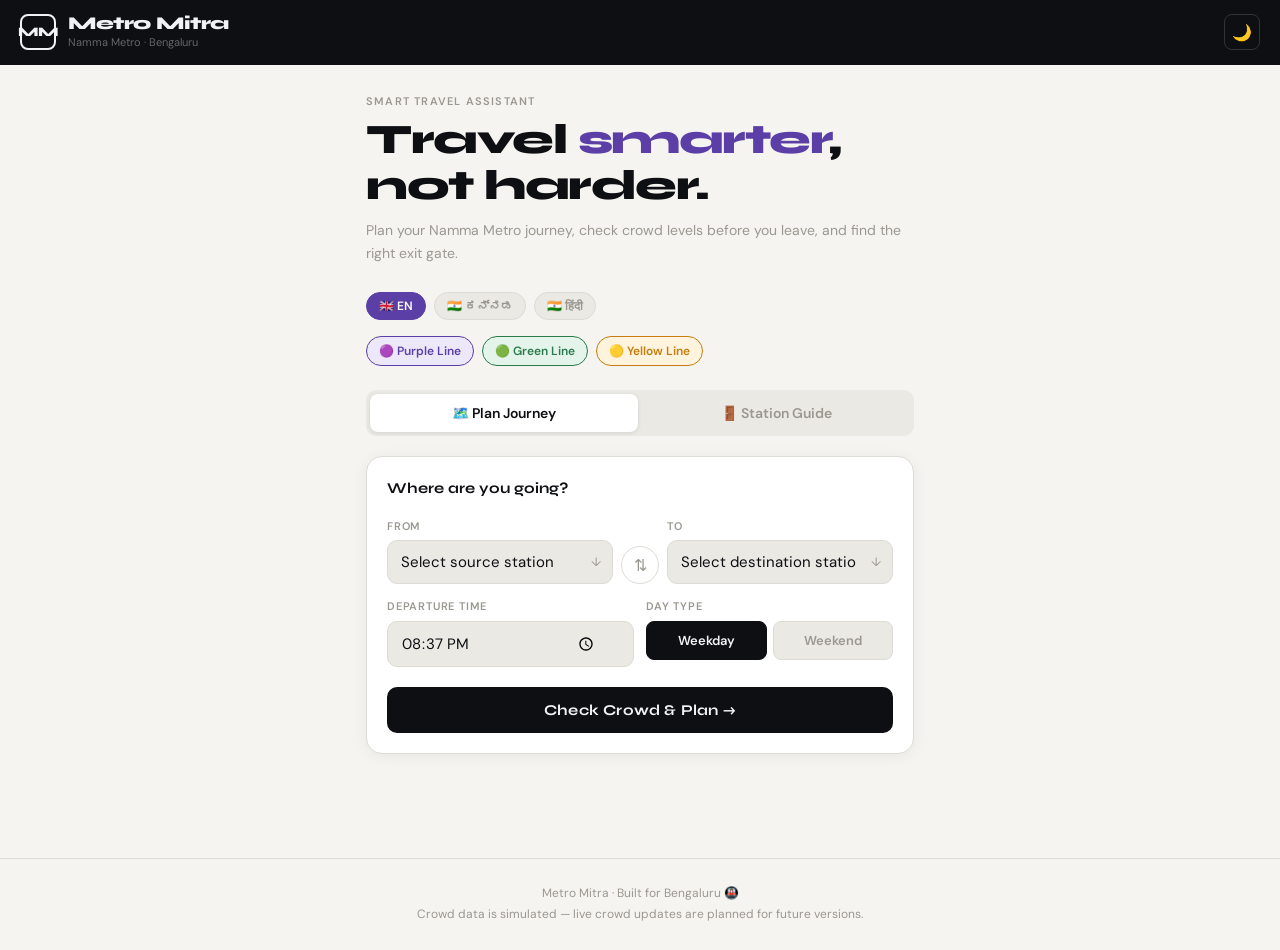
<file: index.html>
<!DOCTYPE html>
<html lang="en" data-theme="light">
<head>
  <meta charset="UTF-8"/>
  <meta name="viewport" content="width=device-width, initial-scale=1.0"/>
  <meta name="description" content="Metro Mitra — Smart Namma Metro Journey Companion for Bengaluru. Check crowd levels, plan journeys, find the right coach and exit."/>
  <meta name="theme-color" content="#0e0f13"/>

  <title>Metro Mitra — Namma Metro Companion</title>
  <link rel="stylesheet" href="styles.css"/>
</head>
<body>

  <!-- ── HEADER ──────── -->
  <header class="header">
    <div class="logo">MM</div>
    <div>
      <div class="header-title">Metro Mitra</div>
      <div class="header-sub">Namma Metro · Bengaluru</div>
    </div>
    <div class="header-actions">
      <button class="icon-btn" id="themeBtn" onclick="toggleTheme()" title="Toggle theme">🌙</button>
    </div>
  </header>

  <!-- ── MAIN ─── -->
  <main>

    <!-- Hero -->
    <div class="hero">
      <div class="hero-eyebrow">Smart Travel Assistant</div>
      <h1 class="hero-title">Travel <span class="accent">smarter</span>,<br>not harder.</h1>
      <p class="hero-desc">Plan your Namma Metro journey, check crowd levels before you leave, and find the right exit gate.</p>
    </div>

    <!-- Language Toggle -->
    <div class="lang-toggle">
      <button class="lang-btn active" data-lang="en" onclick="setLanguage('en')">🇬🇧 EN</button>
      <button class="lang-btn" data-lang="kn" onclick="setLanguage('kn')">🇮🇳 ಕನ್ನಡ</button>
      <button class="lang-btn" data-lang="hi" onclick="setLanguage('hi')">🇮🇳 हिंदी</button>
    </div>

    <!-- Line pills -->
    <div class="line-pills">
      <div class="pill pill-purple">🟣 Purple Line</div>
      <div class="pill pill-green">🟢 Green Line</div>
      <div class="pill pill-yellow">🟡 Yellow Line</div>
    </div>

    <!-- Tabs -->
    <div class="tabs">
      <button class="tab-btn active" data-tab="journey">🗺️ Plan Journey</button>
      <button class="tab-btn" data-tab="coach">🚃 Station Guide</button>
    </div>

    <!-- ── TAB 1: JOURNEY PLANNER ───── -->
    <div class="tab-panel active" id="journeyPanel">

      <div class="card">
        <div class="card-title">Where are you going?</div>

        <!-- Source & Destination -->
        <div class="swap-row">
          <div class="field">
            <label class="field-label">From</label>
            <div class="select-wrap">
              <select id="sourceSelect"></select>
            </div>
          </div>
          <button class="swap-btn" onclick="swapStations()" title="Swap stations">⇅</button>
          <div class="field">
            <label class="field-label">To</label>
            <div class="select-wrap">
              <select id="destSelect"></select>
            </div>
          </div>
        </div>

        <!-- Time & Day -->
        <div class="two-col">
          <div class="field">
            <label class="field-label">Departure time</label>
            <input type="time" id="journeyTime"/>
          </div>
          <div class="field">
            <label class="field-label">Day type</label>
            <div class="day-toggle">
              <button class="day-btn" data-day="weekday" onclick="setDay('weekday')">Weekday</button>
              <button class="day-btn" data-day="weekend" onclick="setDay('weekend')">Weekend</button>
            </div>
          </div>
        </div>

        <button class="cta-btn" onclick="planJourney()">Check Crowd & Plan →</button>
      </div>

      <!-- Journey Result -->
      <div id="journeyResult"></div>

    </div>

    <!-- ── TAB 2: STATION GUIDE────── -->
    <div class="tab-panel" id="coachPanel">

      <div class="card">
        <div class="card-title">Which gate should I board?</div>

        <div class="field">
          <label class="field-label">Your destination station</label>
          <div class="select-wrap">
            <select id="coachSelect"></select>
          </div>
        </div>

        <button class="cta-btn" onclick="checkGates()">Find Exit Gates →</button>
      </div>

      <!-- Coach Result -->
      <div id="coachResult"></div>

      <!-- Google Map -->
      <div id="stationMap"></div>
    </div>

  </main>

  <!-- ── FOOTER ────────── -->
  <footer class="footer">
    Metro Mitra · Built for Bengaluru 🚇<br>
    Crowd data is simulated — live crowd updates are planned for future versions.<br>
  </footer>

  <!-- Script -->
  <script src="script.js"></script>
  <script src="lang.js"></script>
  <script src="app.js"></script>

</body>
</html>
</file>
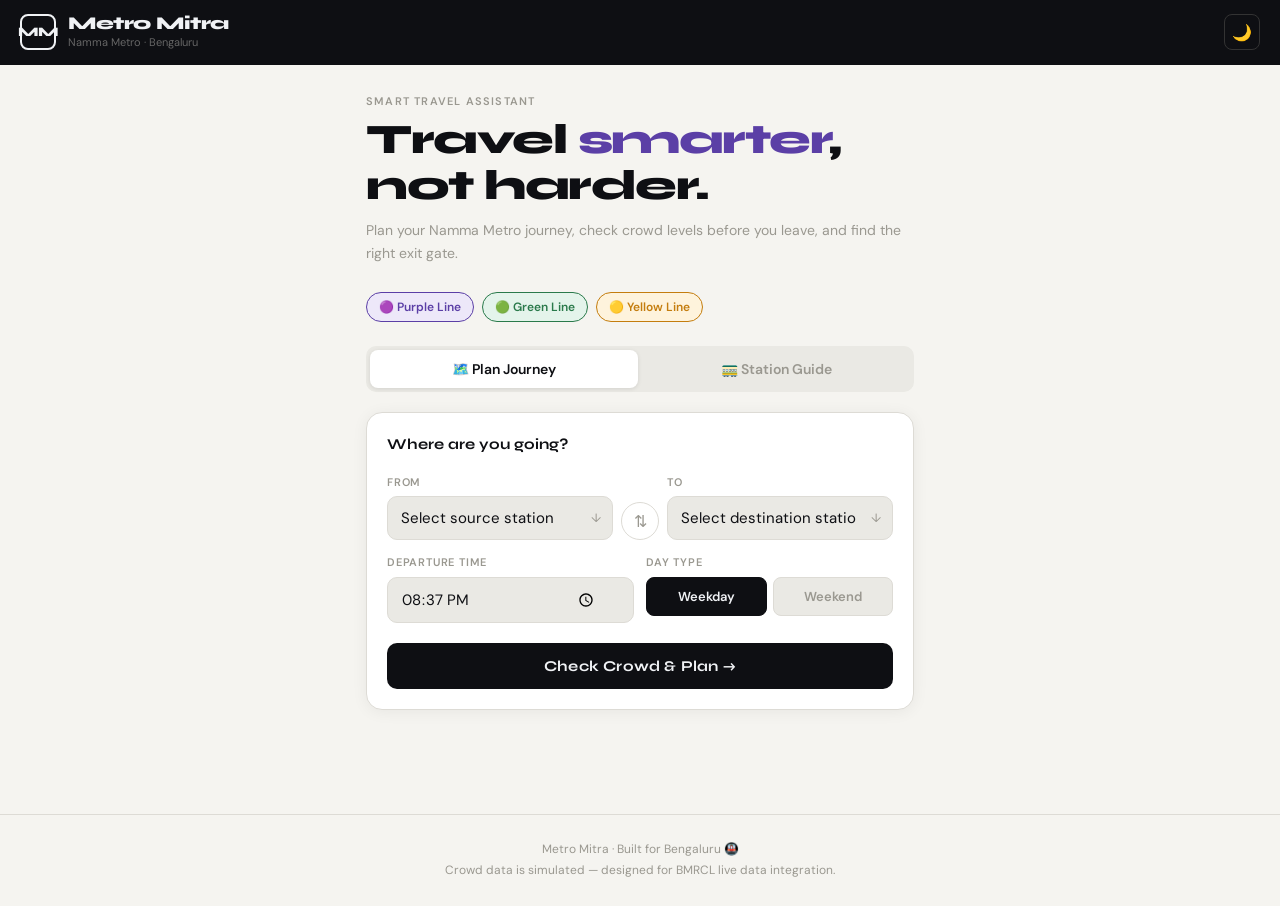
<file: Version 1/index.html>
<!DOCTYPE html>
<html lang="en" data-theme="light">
<head>
  <meta charset="UTF-8"/>
  <meta name="viewport" content="width=device-width, initial-scale=1.0"/>
  <meta name="description" content="Metro Mitra — Smart Namma Metro Journey Companion for Bengaluru. Check crowd levels, plan journeys, find the right coach and exit."/>
  <meta name="theme-color" content="#0e0f13"/>

  <title>Metro Mitra — Namma Metro Companion</title>
  <link rel="stylesheet" href="styles.css"/>
</head>
<body>

  <!-- HEADER  -->
  <header class="header">
    <div class="logo">MM</div>
    <div>
      <div class="header-title">Metro Mitra</div>
      <div class="header-sub">Namma Metro · Bengaluru</div>
    </div>
    <div class="header-actions">
      <button class="icon-btn" id="themeBtn" onclick="toggleTheme()" title="Toggle theme">🌙</button>
    </div>
  </header>

  <!-- MAIN -->
  <main>

    <!-- Hero section -->
    <div class="hero">
      <div class="hero-eyebrow">Smart Travel Assistant</div>
      <h1 class="hero-title">Travel <span class="accent">smarter</span>,<br>not harder.</h1>
      <p class="hero-desc">Plan your Namma Metro journey, check crowd levels before you leave, and find the right exit gate.</p>
    </div>

    <!-- Line pills -->
    <div class="line-pills">
      <div class="pill pill-purple">🟣 Purple Line</div>
      <div class="pill pill-green">🟢 Green Line</div>
      <div class="pill pill-yellow">🟡 Yellow Line</div>
    </div>

    <!-- Tabs section -->
    <div class="tabs">
      <button class="tab-btn active" data-tab="journey">🗺️ Plan Journey</button>
      <button class="tab-btn" data-tab="coach">🚃 Station Guide</button>
    </div>

    <!-- TAB 1: JOURNEY PLANNER  -->
    <div class="tab-panel active" id="journeyPanel">

      <div class="card">
        <div class="card-title">Where are you going?</div>

        <!-- Source & Destination -->
        <div class="swap-row">
          <div class="field">
            <label class="field-label">From</label>
            <div class="select-wrap">
              <select id="sourceSelect"></select>
            </div>
          </div>
          <button class="swap-btn" onclick="swapStations()" title="Swap stations">⇅</button>
          <div class="field">
            <label class="field-label">To</label>
            <div class="select-wrap">
              <select id="destSelect"></select>
            </div>
          </div>
        </div>

        <!-- Time & Day -->
        <div class="two-col">
          <div class="field">
            <label class="field-label">Departure time</label>
            <input type="time" id="journeyTime"/>
          </div>
          <div class="field">
            <label class="field-label">Day type</label>
            <div class="day-toggle">
              <button class="day-btn" data-day="weekday" onclick="setDay('weekday')">Weekday</button>
              <button class="day-btn" data-day="weekend" onclick="setDay('weekend')">Weekend</button>
            </div>
          </div>
        </div>

        <button class="cta-btn" onclick="planJourney()">Check Crowd & Plan →</button>
      </div>

      <!-- Journey Result -->
      <div id="journeyResult"></div>

    </div>

    <!-- TAB 2: STATION GUIDE-->
    <div class="tab-panel" id="coachPanel">

      <div class="card">
        <div class="card-title">Which gate should I board?</div>

        <div class="field">
          <label class="field-label">Your destination station</label>
          <div class="select-wrap">
            <select id="coachSelect"></select>
          </div>
        </div>

        <button class="cta-btn" onclick="checkGates()">Find Exit Gates →</button>
      </div>

      <!-- Coach Result -->
      <div id="coachResult"></div>

      <!-- Google Map -->
      <div id="stationMap"></div>
    </div>

  </main>

  <!-- FOOTER -->
  <footer class="footer">
    Metro Mitra · Built for Bengaluru 🚇<br>
    Crowd data is simulated — designed for BMRCL live data integration.<br>
  </footer>

  <!-- Script -->
  <script src="script.js"></script>
  <script src="app.js"></script>

</body>
</html>
</file>
<file: styles.css>
@import url('https://fonts.googleapis.com/css2?family=Syne:wght@700;800&family=DM+Sans:ital,wght@0,400;0,500;0,600;1,400&display=swap');

/* ── TOKENS ─────── */
:root {
  --bg:        #f5f4f0;
  --surface:   #ffffff;
  --soft:      #eae9e4;
  --border:    #dddbd5;
  --ink:       #0e0f13;
  --muted:     #9a9890;
  --purple:    #5b3fa6;
  --purple-bg: #ede8f9;
  --green:     #2a7a4b;
  --green-bg:  #e4f4eb;
  --yellow:    #c47d0e;
  --yellow-bg: #fef3dc;
  --red:       #c0392b;
  --red-bg:    #fdecea;
  --shadow:    0 2px 16px rgba(0,0,0,0.06);
  --radius:    16px;
  --radius-sm: 10px;
  --panel-dark: #0e0f13;
}

[data-theme="dark"] {
  --bg:        #0e0f13;
  --surface:   #161920;
  --soft:      #1e2028;
  --border:    #2a2d38;
  --ink:       #f0f2f5;
  --muted:     #6e7280;
  --purple:    #9d7ee0;
  --purple-bg: #2a1f4a;
  --green:     #4db876;
  --green-bg:  #1a2e22;
  --yellow:    #e8a838;
  --yellow-bg: #2e2010;
  --red:       #e05555;
  --red-bg:    #2e1515;
  --shadow:    0 2px 16px rgba(0,0,0,0.3);
  --panel-dark: #1a1c24;
}

/* ── RESET ──── */
*, *::before, *::after { box-sizing: border-box; margin: 0; padding: 0; }

body {
  background: var(--bg);
  color: var(--ink);
  font-family: 'DM Sans', sans-serif;
  font-size: 15px;
  line-height: 1.5;
  min-height: 100vh;
  transition: background 0.3s, color 0.3s;
}

/* ── HEADER ───── */
.header {
  background: var(--ink);
  color: #f0f2f5;
  padding: 14px 20px;
  display: flex;
  align-items: center;
  gap: 12px;
  position: sticky;
  top: 0;
  z-index: 100;
}
[data-theme="dark"] .header {
  background: #0a0b0f;
}

.logo {
  width: 36px; height: 36px;
  border: 2px solid #f0f2f5;
  border-radius: 8px;
  display: flex; align-items: center; justify-content: center;
  font-family: 'Syne', sans-serif;
  font-weight: 800; font-size: 13px;
  letter-spacing: -1px; flex-shrink: 0;
}

.header-title {
  font-family: 'Syne', sans-serif;
  font-size: 18px; font-weight: 800;
  letter-spacing: -0.5px; line-height: 1;
}

.header-sub {
  font-size: 11px; color: #666; margin-top: 2px;
}

.header-actions { margin-left: auto; display: flex; gap: 8px; }

.icon-btn {
  width: 36px; height: 36px;
  border-radius: 8px;
  border: 1px solid #333;
  background: transparent;
  color: #f0f2f5;
  font-size: 16px;
  cursor: pointer;
  display: flex; align-items: center; justify-content: center;
  transition: background 0.2s;
}
.icon-btn:hover { background: #1e2028; }

/* ── MAIN ──────*/
main {
  max-width: 580px;
  margin: 0 auto;
  padding: 28px 16px 72px;
}

/* ── */
.hero { margin-bottom: 28px; }

.hero-eyebrow {
  font-size: 11px; font-weight: 600;
  text-transform: uppercase; letter-spacing: 1.2px;
  color: var(--muted); margin-bottom: 8px;
}

.hero-title {
  font-family: 'Syne', sans-serif;
  font-size: clamp(28px, 7vw, 42px);
  font-weight: 800; line-height: 1.1;
  letter-spacing: -1.5px;
}

.hero-title .accent { color: var(--purple); }

.hero-desc {
  color: var(--muted); font-size: 14px;
  margin-top: 10px; line-height: 1.6;
}

/* ── LINE PILLS ──── */
.line-pills {
  display: flex; gap: 8px; margin-bottom: 24px; flex-wrap: wrap;
}

.pill {
  padding: 5px 12px; border-radius: 20px;
  font-size: 12px; font-weight: 600;
  border: 1.5px solid;
}

.pill-purple { background: var(--purple-bg); color: var(--purple); border-color: var(--purple); }
.pill-green  { background: var(--green-bg);  color: var(--green);  border-color: var(--green); }
.pill-yellow { background: var(--yellow-bg); color: var(--yellow); border-color: var(--yellow); }

/* ── TABS ───── */
.tabs {
  display: flex; gap: 4px;
  background: var(--soft);
  border-radius: var(--radius-sm);
  padding: 4px;
  margin-bottom: 20px;
}

.tab-btn {
  flex: 1; padding: 10px;
  border-radius: 8px; border: none;
  background: transparent;
  color: var(--muted);
  font-family: 'DM Sans', sans-serif;
  font-size: 14px; font-weight: 600;
  cursor: pointer; transition: all 0.2s;
}

.tab-btn.active {
  background: var(--surface);
  color: var(--ink);
  box-shadow: 0 1px 4px rgba(0,0,0,0.1);
}

.tab-panel { display: none; }
.tab-panel.active { display: block; }

/* ── CARD ───── */
.card {
  background: var(--surface);
  border: 1.5px solid var(--border);
  border-radius: var(--radius);
  padding: 20px;
  margin-bottom: 16px;
  box-shadow: var(--shadow);
}

.card-title {
  font-family: 'Syne', sans-serif;
  font-size: 15px; font-weight: 700;
  margin-bottom: 18px;
}

/* ── FORM FIELDS ────*/
.field { margin-bottom: 14px; }
.field:last-child { margin-bottom: 0; }

.field-label {
  display: block;
  font-size: 11px; font-weight: 600;
  text-transform: uppercase; letter-spacing: 0.8px;
  color: var(--muted); margin-bottom: 6px;
}

.select-wrap { position: relative; }
.select-wrap::after {
  content: '↓';
  position: absolute; right: 12px; top: 50%;
  transform: translateY(-50%);
  color: var(--muted); pointer-events: none; font-size: 12px;
}

select, input[type="time"] {
  width: 100%;
  background: var(--soft);
  border: 1.5px solid var(--border);
  border-radius: var(--radius-sm);
  color: var(--ink);
  font-family: 'DM Sans', sans-serif;
  font-size: 15px;
  padding: 11px 36px 11px 13px;
  appearance: none; outline: none;
  transition: border-color 0.2s, background 0.2s;
  cursor: pointer;
}

select:focus, input[type="time"]:focus {
  border-color: var(--purple);
  background: var(--surface);
}

/* ── SWAP ROW ────── */
.swap-row {
  display: flex; align-items: flex-end; gap: 8px; margin-bottom: 14px;
}
.swap-row .field { flex: 1; margin-bottom: 0; }

.swap-btn {
  width: 38px; height: 38px;
  border-radius: 50%; border: 1.5px solid var(--border);
  background: var(--surface); color: var(--muted);
  font-size: 16px; cursor: pointer;
  display: flex; align-items: center; justify-content: center;
  flex-shrink: 0; margin-bottom: 0;
  transition: all 0.25s;
}
.swap-btn:hover { border-color: var(--purple); color: var(--purple); transform: rotate(180deg); }

/* ── TWO COLUMN ROW ────── */
.two-col { display: flex; gap: 12px; }
.two-col .field { flex: 1; }

/* ── DAY TOGGLE ───── */
.day-toggle { display: flex; gap: 6px; }

.day-btn {
  flex: 1; padding: 10px;
  border-radius: 8px; border: 1.5px solid var(--border);
  background: var(--soft); color: var(--muted);
  font-family: 'DM Sans', sans-serif;
  font-size: 13px; font-weight: 600;
  cursor: pointer; text-align: center;
  transition: all 0.2s;
}
.day-btn.active { background: var(--ink); border-color: var(--ink); color: #f0f2f5; }
[data-theme="dark"] .day-btn.active {
  background: var(--purple);
  border-color: var(--purple);
  color: white;
}

/* ── CTA BUTTON ───── */
.cta-btn {
  width: 100%; padding: 14px;
  border-radius: var(--radius-sm); border: none;
  background: var(--ink); color: #f0f2f5;
  font-family: 'Syne', sans-serif;
  font-size: 15px; font-weight: 700;
  cursor: pointer; letter-spacing: 0.2px;
  transition: transform 0.15s, background 0.2s;
  margin-top: 6px;
}
.cta-btn:hover { background: var(--purple); transform: translateY(-1px); }
.cta-btn:active { transform: translateY(0); }
[data-theme="dark"] .cta-btn {
  background: var(--purple);
  color: white;
}

/* ── RESULTS ───── */
#journeyResult, #coachResult { display: none; }

/* SUMMARY */
.result-summary {
  background: var(--panel-dark);
  color: #f0f2f5;
  border-radius: var(--radius);
  padding: 18px 20px;
  margin-bottom: 14px;
}

.summary-route {
  font-size: 14px; line-height: 1.8; margin-bottom: 12px;
}
.route-label { color: #666; font-size: 11px; text-transform: uppercase; letter-spacing: 0.8px; margin-right: 4px; }
.route-name  { font-family: 'Syne', sans-serif; font-weight: 700; font-size: 15px; }
.route-arrow { color: #555; margin: 0 6px; }

.summary-chips { display: flex; gap: 8px; flex-wrap: wrap; }

.chip {
  padding: 5px 12px; border-radius: 20px;
  font-size: 12px; font-weight: 600;
  background: #1e2028; color: #aaa;
}

.chip-crowd { }
.chip-low  { background: var(--green-bg);  color: var(--green); }
.chip-mid  { background: var(--yellow-bg); color: var(--yellow); }
.chip-high { background: var(--red-bg);    color: var(--red); }

/* ADVICE */
.advice-card {
  border-radius: var(--radius-sm);
  padding: 13px 16px;
  font-size: 13px; line-height: 1.6;
  border: 1.5px solid;
  margin-bottom: 14px;
}
.advice-low  { background: var(--green-bg);  border-color: var(--green);  color: var(--green); }
.advice-mid  { background: var(--yellow-bg); border-color: var(--yellow); color: var(--yellow); }
.advice-high { background: var(--red-bg);    border-color: var(--red);    color: var(--red); }

/* STOPS */
.stops-section {
  background: var(--surface);
  border: 1.5px solid var(--border);
  border-radius: var(--radius);
  padding: 20px;
  margin-bottom: 14px;
  box-shadow: var(--shadow);
}

.section-label {
  font-size: 11px; font-weight: 700;
  text-transform: uppercase; letter-spacing: 0.8px;
  color: var(--muted); margin-bottom: 18px;
}

.journey-stop { display: flex; gap: 14px; }

.stop-left {
  display: flex; flex-direction: column;
  align-items: center; width: 38px; flex-shrink: 0;
}

.stop-icon {
  width: 38px; height: 38px; border-radius: 50%;
  display: flex; align-items: center; justify-content: center;
  font-size: 16px; border: 2px solid var(--border);
  background: var(--soft); flex-shrink: 0;
  position: relative; z-index: 1;
}

.icon-source      { border-color: #5c6bc0; background: #e8eaf6; }
.icon-interchange { border-color: var(--yellow); background: var(--yellow-bg); }
.icon-dest        { border-color: var(--purple); background: var(--purple-bg); }

[data-theme="dark"] .icon-source      { background: #1e2248; }
[data-theme="dark"] .icon-interchange { background: var(--yellow-bg); }
[data-theme="dark"] .icon-dest        { background: var(--purple-bg); }

.stop-connector {
  width: 2px; flex: 1; min-height: 20px;
  background: var(--border); margin: 3px 0;
}

.stop-body { flex: 1; padding-bottom: 20px; }
.stop-last .stop-body { padding-bottom: 0; }

.stop-tag {
  font-size: 10px; font-weight: 700;
  text-transform: uppercase; letter-spacing: 0.8px;
  color: var(--muted); margin-bottom: 2px;
}

.stop-name {
  font-family: 'Syne', sans-serif;
  font-size: 16px; font-weight: 700;
  line-height: 1.2; margin-bottom: 8px;
}

.line-badge {
  font-size: 10px; font-weight: 700;
  padding: 2px 7px; border-radius: 4px;
  display: inline-block; margin-left: 6px;
  vertical-align: middle; text-transform: capitalize;
}
.badge-purple { background: var(--purple-bg); color: var(--purple); }
.badge-green  { background: var(--green-bg);  color: var(--green); }
.badge-yellow { background: var(--yellow-bg); color: var(--yellow); }

.crowd-row {
  display: flex; align-items: center; gap: 10px; margin-bottom: 6px;
}
.crowd-track {
  flex: 1; height: 6px; background: var(--soft);
  border-radius: 6px; overflow: hidden;
}
.crowd-bar {
  height: 100%; border-radius: 6px;
  transition: width 0.7s cubic-bezier(.4,0,.2,1);
}
.bar-low  { background: var(--green); }
.bar-mid  { background: var(--yellow); }
.bar-high { background: var(--red); }

.crowd-pct {
  font-family: 'Syne', sans-serif;
  font-size: 15px; font-weight: 800;
  min-width: 42px; text-align: right;
}
.pct-low  { color: var(--green); }
.pct-mid  { color: var(--yellow); }
.pct-high { color: var(--red); }

.stop-tip { font-size: 12px; color: var(--muted); line-height: 1.5; }

/* COACH HINT (in journey result) */
.coach-hint {
  background: var(--soft);
  border: 1.5px solid var(--border);
  border-radius: var(--radius-sm);
  padding: 14px 16px;
  display: flex; align-items: flex-start; gap: 12px;
  margin-bottom: 14px;
  font-size: 13px;
}
.coach-hint-icon { font-size: 22px; flex-shrink: 0; }
.coach-hint-title { font-weight: 600; margin-bottom: 3px; }
.coach-hint-sub { font-size: 12px; color: var(--muted); line-height: 1.5; }

/* BEST TIMES */
.best-times-card {
  background: var(--panel-dark);
  color: #f0f2f5;
  border-radius: var(--radius);
  padding: 20px;
  margin-bottom: 14px;
}
.best-times-card .section-label { color: #666; margin-bottom: 14px; }
.best-times-row { display: flex; gap: 10px; flex-wrap: wrap; }
.best-slot {
  background: #1e2028; border-radius: 10px;
  padding: 12px 16px; flex: 1; min-width: 100px;
}
.best-time {
  font-family: 'Syne', sans-serif;
  font-size: 18px; font-weight: 800; margin-bottom: 3px;
}
.best-crowd { font-size: 12px; color: #888; }

/* COACH RESULT CARD */
.coach-result-card {
  background: var(--surface);
  border: 1.5px solid var(--border);
  border-radius: var(--radius);
  padding: 20px;
  box-shadow: var(--shadow);
}
.coach-result-header {
  display: flex; align-items: center; gap: 10px;
  margin-bottom: 18px;
}
.coach-result-station {
  font-family: 'Syne', sans-serif;
  font-size: 20px; font-weight: 800;
}
.coach-info-grid {
  display: flex; gap: 12px; margin-bottom: 14px; flex-wrap: wrap;
}
.coach-info-item {
  flex: 1; min-width: 130px;
  background: var(--soft);
  border-radius: var(--radius-sm);
  padding: 14px; display: flex; gap: 10px; align-items: flex-start;
}
.info-icon { font-size: 22px; flex-shrink: 0; }
.info-label { font-size: 11px; color: var(--muted); text-transform: uppercase; letter-spacing: 0.6px; margin-bottom: 3px; }
.info-value { font-family: 'Syne', sans-serif; font-size: 16px; font-weight: 700; }
.coach-tip-box {
  background: var(--yellow-bg);
  border: 1.5px solid var(--yellow);
  border-radius: var(--radius-sm);
  padding: 12px 14px;
  font-size: 13px; color: var(--yellow);
  margin-bottom: 12px; line-height: 1.5;
}
.coach-note {
  font-size: 12px; color: var(--muted); line-height: 1.5;
}

/* ERROR */
.error-box {
  background: var(--red-bg);
  border: 1.5px solid var(--red);
  border-radius: var(--radius-sm);
  padding: 13px 16px;
  font-size: 13px; color: var(--red);
}

/* ── FOOTER ────── */
.footer {
  text-align: center;
  font-size: 12px; color: var(--muted);
  padding: 24px 16px; line-height: 1.8;
  border-top: 1px solid var(--border);
  margin-top: 16px;
}
.footer a { color: var(--purple); text-decoration: none; }

/* ── RESPONSIVE ──────── */
@media (max-width: 400px) {
  .two-col { flex-direction: column; }
  .best-times-row { flex-direction: column; }
  .coach-info-grid { flex-direction: column; }
  .hero-title { font-size: 26px; }
}

/* ── TRANSITIONS ─────── */
.card, .stops-section, .coach-result-card,
select, input, .cta-btn, .tab-btn {
  transition: background 0.3s, border-color 0.2s, color 0.2s;
}
.maps-btn{
  display:block;
  text-align:center;
  margin-top:12px;
  padding:12px;
  border-radius:10px;
  text-decoration:none;
  background:var(--purple);
  color:white;
  font-weight:600;
  font-family: 'DM Sans', sans-serif;
}

/* ── LIVE INDICATOR ────── */
.live-badge {
  display: inline-flex;
  align-items: center;
  gap: 5px;
  background: var(--red-bg);
  color: var(--red);
  border: 1px solid var(--red);
  border-radius: 20px;
  padding: 3px 10px;
  font-size: 11px;
  font-weight: 700;
  text-transform: uppercase;
  letter-spacing: 0.8px;
}

.live-dot {
  width: 7px;
  height: 7px;
  border-radius: 50%;
  background: var(--red);
  animation: blink 1.2s infinite;
}

.live-dot.dot-low {
  background: var(--green);
}

.live-dot.dot-mid {
  background: var(--yellow);
}

.live-dot.dot-high {
  background: var(--red);
}

.live-badge.badge-low {
  background: var(--green-bg);
  color: var(--green);
  border-color: var(--green);
}

.live-badge.badge-mid {
  background: var(--yellow-bg);
  color: var(--yellow);
  border-color: var(--yellow);
}

.live-badge.badge-high {
  background: var(--red-bg);
  color: var(--red);
  border-color:var(--red);
}

@keyframes blink { 
  0%, 100% { opacity: 1; }
  50% { opacity: 0; }
}

/* HOURLY CROWD CHART */
.chart-card {
  background: var(--surface);
  border: 1.5px solid var(--border);
  border-radius: var(--radius);
  padding: 20px;
  margin-bottom: 14px;
  box-shadow: var(--shadow);
}

.chart-title {
  font-size: 11px; 
  font-weight: 700;
  text-transform: uppercase;
  letter-spacing: 0.8px;
  color: var(--muted);
  margin-bottom: 16px;
}

.chart-bars {
  display: flex;
  align-items: flex-end;
  gap: 4px;
  height: 80px;
}

.chart-bar-wrap {
  display: flex;
  flex-direction: column;
  align-items: center;
  flex: 1;
  height: 100%;
  justify-content: flex-end;
  gap: 4px;
}

.chart-bar {
  width: 100%;
  border-radius: 4px 4px 0 0;
  transition: height 0.5s ease;
  min-height: 3px;
}

.chart-bar.bar-low { background: var(--green); }
.chart-bar.bar-mid { background: var(--yellow); }
.chart-bar.bar-high { background: var(--red); }

.chart-label {
  font-size: 9px;
  color: var(--muted);
  text-align: center;
}

.chart-now {
  outline: 2px solid var(--purple);
  outline-offset: 1px;
  border-radius: 4px 4px 0 0;
}

/* LANGUAGE TOGGLE */
.lang-toggle {
  display: flex;
  gap: 8px;
  margin-bottom: 16px;
  flex-wrap: wrap;
}

.lang-btn {
  padding: 5px 12px;
  border-radius: 20px;
  border: 1.5px solid var(--border);
  background: var(--soft);
  color: var(--muted);
  font-family: 'DM Sans', sans-serif;
  font-size: 12px;
  font-weight: 600;
  cursor: pointer;
  transition: all 0.2s;
} 

.lang-btn.active {
  background: var(--purple);
  border-color: var(--purple);
  color: white;
}

.lang-btn:hover {
  border-color: var(--purple);
  color: var(--purple);
}
</file>
<file: Version 1/styles.css>
@import url('https://fonts.googleapis.com/css2?family=Syne:wght@700;800&family=DM+Sans:ital,wght@0,400;0,500;0,600;1,400&display=swap');

/* TOKENS  */
:root {
  --bg:        #f5f4f0;
  --surface:   #ffffff;
  --soft:      #eae9e4;
  --border:    #dddbd5;
  --ink:       #0e0f13;
  --muted:     #9a9890;
  --purple:    #5b3fa6;
  --purple-bg: #ede8f9;
  --green:     #2a7a4b;
  --green-bg:  #e4f4eb;
  --yellow:    #c47d0e;
  --yellow-bg: #fef3dc;
  --red:       #c0392b;
  --red-bg:    #fdecea;
  --shadow:    0 2px 16px rgba(0,0,0,0.06);
  --radius:    16px;
  --radius-sm: 10px;
  --panel-dark: #0e0f13;
}

[data-theme="dark"] {
  --bg:        #0e0f13;
  --surface:   #161920;
  --soft:      #1e2028;
  --border:    #2a2d38;
  --ink:       #f0f2f5;
  --muted:     #6e7280;
  --purple:    #9d7ee0;
  --purple-bg: #2a1f4a;
  --green:     #4db876;
  --green-bg:  #1a2e22;
  --yellow:    #e8a838;
  --yellow-bg: #2e2010;
  --red:       #e05555;
  --red-bg:    #2e1515;
  --shadow:    0 2px 16px rgba(0,0,0,0.3);
  --panel-dark: #1a1c24;
}

/* RESET  */
*, *::before, *::after { box-sizing: border-box; margin: 0; padding: 0; }

body {
  background: var(--bg);
  color: var(--ink);
  font-family: 'DM Sans', sans-serif;
  font-size: 15px;
  line-height: 1.5;
  min-height: 100vh;
  transition: background 0.3s, color 0.3s;
}

/*  HEADER  */
.header {
  background: var(--ink);
  color: #f0f2f5;
  padding: 14px 20px;
  display: flex;
  align-items: center;
  gap: 12px;
  position: sticky;
  top: 0;
  z-index: 100;
}
[data-theme="dark"] .header {
  background: #0a0b0f;
}

.logo {
  width: 36px; height: 36px;
  border: 2px solid #f0f2f5;
  border-radius: 8px;
  display: flex; align-items: center; justify-content: center;
  font-family: 'Syne', sans-serif;
  font-weight: 800; font-size: 13px;
  letter-spacing: -1px; flex-shrink: 0;
}

.header-title {
  font-family: 'Syne', sans-serif;
  font-size: 18px; font-weight: 800;
  letter-spacing: -0.5px; line-height: 1;
}

.header-sub {
  font-size: 11px; color: #666; margin-top: 2px;
}

.header-actions { margin-left: auto; display: flex; gap: 8px; }

.icon-btn {
  width: 36px; height: 36px;
  border-radius: 8px;
  border: 1px solid #333;
  background: transparent;
  color: #f0f2f5;
  font-size: 16px;
  cursor: pointer;
  display: flex; align-items: center; justify-content: center;
  transition: background 0.2s;
}
.icon-btn:hover { background: #1e2028; }

/* MAIN */
main {
  max-width: 580px;
  margin: 0 auto;
  padding: 28px 16px 72px;
}

/* */
.hero { margin-bottom: 28px; }

.hero-eyebrow {
  font-size: 11px; font-weight: 600;
  text-transform: uppercase; letter-spacing: 1.2px;
  color: var(--muted); margin-bottom: 8px;
}

.hero-title {
  font-family: 'Syne', sans-serif;
  font-size: clamp(28px, 7vw, 42px);
  font-weight: 800; line-height: 1.1;
  letter-spacing: -1.5px;
}

.hero-title .accent { color: var(--purple); }

.hero-desc {
  color: var(--muted); font-size: 14px;
  margin-top: 10px; line-height: 1.6;
}

/* LINE PILLS  */
.line-pills {
  display: flex; gap: 8px; margin-bottom: 24px; flex-wrap: wrap;
}

.pill {
  padding: 5px 12px; border-radius: 20px;
  font-size: 12px; font-weight: 600;
  border: 1.5px solid;
}

.pill-purple { background: var(--purple-bg); color: var(--purple); border-color: var(--purple); }
.pill-green  { background: var(--green-bg);  color: var(--green);  border-color: var(--green); }
.pill-yellow { background: var(--yellow-bg); color: var(--yellow); border-color: var(--yellow); }

/*  TABS SECTION */
.tabs {
  display: flex; gap: 4px;
  background: var(--soft);
  border-radius: var(--radius-sm);
  padding: 4px;
  margin-bottom: 20px;
}

.tab-btn {
  flex: 1; padding: 10px;
  border-radius: 8px; border: none;
  background: transparent;
  color: var(--muted);
  font-family: 'DM Sans', sans-serif;
  font-size: 14px; font-weight: 600;
  cursor: pointer; transition: all 0.2s;
}

.tab-btn.active {
  background: var(--surface);
  color: var(--ink);
  box-shadow: 0 1px 4px rgba(0,0,0,0.1);
}

.tab-panel { display: none; }
.tab-panel.active { display: block; }

/* CARD */
.card {
  background: var(--surface);
  border: 1.5px solid var(--border);
  border-radius: var(--radius);
  padding: 20px;
  margin-bottom: 16px;
  box-shadow: var(--shadow);
}

.card-title {
  font-family: 'Syne', sans-serif;
  font-size: 15px; font-weight: 700;
  margin-bottom: 18px;
}

/* FORM FIELDS */
.field { margin-bottom: 14px; }
.field:last-child { margin-bottom: 0; }

.field-label {
  display: block;
  font-size: 11px; font-weight: 600;
  text-transform: uppercase; letter-spacing: 0.8px;
  color: var(--muted); margin-bottom: 6px;
}

.select-wrap { position: relative; }
.select-wrap::after {
  content: '↓';
  position: absolute; right: 12px; top: 50%;
  transform: translateY(-50%);
  color: var(--muted); pointer-events: none; font-size: 12px;
}

select, input[type="time"] {
  width: 100%;
  background: var(--soft);
  border: 1.5px solid var(--border);
  border-radius: var(--radius-sm);
  color: var(--ink);
  font-family: 'DM Sans', sans-serif;
  font-size: 15px;
  padding: 11px 36px 11px 13px;
  appearance: none; outline: none;
  transition: border-color 0.2s, background 0.2s;
  cursor: pointer;
}

select:focus, input[type="time"]:focus {
  border-color: var(--purple);
  background: var(--surface);
}

/* SWAP ROW */
.swap-row {
  display: flex; align-items: flex-end; gap: 8px; margin-bottom: 14px;
}
.swap-row .field { flex: 1; margin-bottom: 0; }

.swap-btn {
  width: 38px; height: 38px;
  border-radius: 50%; border: 1.5px solid var(--border);
  background: var(--surface); color: var(--muted);
  font-size: 16px; cursor: pointer;
  display: flex; align-items: center; justify-content: center;
  flex-shrink: 0; margin-bottom: 0;
  transition: all 0.25s;
}
.swap-btn:hover { border-color: var(--purple); color: var(--purple); transform: rotate(180deg); }

/* TWO COLUMN ROW  */
.two-col { display: flex; gap: 12px; }
.two-col .field { flex: 1; }

/*  DAY TOGGLE */
.day-toggle { display: flex; gap: 6px; }

.day-btn {
  flex: 1; padding: 10px;
  border-radius: 8px; border: 1.5px solid var(--border);
  background: var(--soft); color: var(--muted);
  font-family: 'DM Sans', sans-serif;
  font-size: 13px; font-weight: 600;
  cursor: pointer; text-align: center;
  transition: all 0.2s;
}
.day-btn.active { background: var(--ink); border-color: var(--ink); color: #f0f2f5; }
[data-theme="dark"] .day-btn.active {
  background: var(--purple);
  border-color: var(--purple);
  color: white;
}

/*  CTA BUTTON  */
.cta-btn {
  width: 100%; padding: 14px;
  border-radius: var(--radius-sm); border: none;
  background: var(--ink); color: #f0f2f5;
  font-family: 'Syne', sans-serif;
  font-size: 15px; font-weight: 700;
  cursor: pointer; letter-spacing: 0.2px;
  transition: transform 0.15s, background 0.2s;
  margin-top: 6px;
}
.cta-btn:hover { background: var(--purple); transform: translateY(-1px); }
.cta-btn:active { transform: translateY(0); }
[data-theme="dark"] .cta-btn {
  background: var(--purple);
  color: white;
}

/*  RESULTS */
#journeyResult, #coachResult { display: none; }

/* SUMMARY */
.result-summary {
  background: var(--panel-dark);
  color: #f0f2f5;
  border-radius: var(--radius);
  padding: 18px 20px;
  margin-bottom: 14px;
}

.summary-route {
  font-size: 14px; line-height: 1.8; margin-bottom: 12px;
}
.route-label { color: #666; font-size: 11px; text-transform: uppercase; letter-spacing: 0.8px; margin-right: 4px; }
.route-name  { font-family: 'Syne', sans-serif; font-weight: 700; font-size: 15px; }
.route-arrow { color: #555; margin: 0 6px; }

.summary-chips { display: flex; gap: 8px; flex-wrap: wrap; }

.chip {
  padding: 5px 12px; border-radius: 20px;
  font-size: 12px; font-weight: 600;
  background: #1e2028; color: #aaa;
}

.chip-crowd { }
.chip-low  { background: var(--green-bg);  color: var(--green); }
.chip-mid  { background: var(--yellow-bg); color: var(--yellow); }
.chip-high { background: var(--red-bg);    color: var(--red); }

/* ADVICE */
.advice-card {
  border-radius: var(--radius-sm);
  padding: 13px 16px;
  font-size: 13px; line-height: 1.6;
  border: 1.5px solid;
  margin-bottom: 14px;
}
.advice-low  { background: var(--green-bg);  border-color: var(--green);  color: var(--green); }
.advice-mid  { background: var(--yellow-bg); border-color: var(--yellow); color: var(--yellow); }
.advice-high { background: var(--red-bg);    border-color: var(--red);    color: var(--red); }

/* STOPS */
.stops-section {
  background: var(--surface);
  border: 1.5px solid var(--border);
  border-radius: var(--radius);
  padding: 20px;
  margin-bottom: 14px;
  box-shadow: var(--shadow);
}

.section-label {
  font-size: 11px; font-weight: 700;
  text-transform: uppercase; letter-spacing: 0.8px;
  color: var(--muted); margin-bottom: 18px;
}

.journey-stop { display: flex; gap: 14px; }

.stop-left {
  display: flex; flex-direction: column;
  align-items: center; width: 38px; flex-shrink: 0;
}

.stop-icon {
  width: 38px; height: 38px; border-radius: 50%;
  display: flex; align-items: center; justify-content: center;
  font-size: 16px; border: 2px solid var(--border);
  background: var(--soft); flex-shrink: 0;
  position: relative; z-index: 1;
}

.icon-source      { border-color: #5c6bc0; background: #e8eaf6; }
.icon-interchange { border-color: var(--yellow); background: var(--yellow-bg); }
.icon-dest        { border-color: var(--purple); background: var(--purple-bg); }

[data-theme="dark"] .icon-source      { background: #1e2248; }
[data-theme="dark"] .icon-interchange { background: var(--yellow-bg); }
[data-theme="dark"] .icon-dest        { background: var(--purple-bg); }

.stop-connector {
  width: 2px; flex: 1; min-height: 20px;
  background: var(--border); margin: 3px 0;
}

.stop-body { flex: 1; padding-bottom: 20px; }
.stop-last .stop-body { padding-bottom: 0; }

.stop-tag {
  font-size: 10px; font-weight: 700;
  text-transform: uppercase; letter-spacing: 0.8px;
  color: var(--muted); margin-bottom: 2px;
}

.stop-name {
  font-family: 'Syne', sans-serif;
  font-size: 16px; font-weight: 700;
  line-height: 1.2; margin-bottom: 8px;
}

.line-badge {
  font-size: 10px; font-weight: 700;
  padding: 2px 7px; border-radius: 4px;
  display: inline-block; margin-left: 6px;
  vertical-align: middle; text-transform: capitalize;
}
.badge-purple { background: var(--purple-bg); color: var(--purple); }
.badge-green  { background: var(--green-bg);  color: var(--green); }
.badge-yellow { background: var(--yellow-bg); color: var(--yellow); }

.crowd-row {
  display: flex; align-items: center; gap: 10px; margin-bottom: 6px;
}
.crowd-track {
  flex: 1; height: 6px; background: var(--soft);
  border-radius: 6px; overflow: hidden;
}
.crowd-bar {
  height: 100%; border-radius: 6px;
  transition: width 0.7s cubic-bezier(.4,0,.2,1);
}
.bar-low  { background: var(--green); }
.bar-mid  { background: var(--yellow); }
.bar-high { background: var(--red); }

.crowd-pct {
  font-family: 'Syne', sans-serif;
  font-size: 15px; font-weight: 800;
  min-width: 42px; text-align: right;
}
.pct-low  { color: var(--green); }
.pct-mid  { color: var(--yellow); }
.pct-high { color: var(--red); }

.stop-tip { font-size: 12px; color: var(--muted); line-height: 1.5; }

/* COACH HINT (in journey result) */
.coach-hint {
  background: var(--soft);
  border: 1.5px solid var(--border);
  border-radius: var(--radius-sm);
  padding: 14px 16px;
  display: flex; align-items: flex-start; gap: 12px;
  margin-bottom: 14px;
  font-size: 13px;
}
.coach-hint-icon { font-size: 22px; flex-shrink: 0; }
.coach-hint-title { font-weight: 600; margin-bottom: 3px; }
.coach-hint-sub { font-size: 12px; color: var(--muted); line-height: 1.5; }

/* BEST TIMES */
.best-times-card {
  background: var(--panel-dark);
  color: #f0f2f5;
  border-radius: var(--radius);
  padding: 20px;
  margin-bottom: 14px;
}
.best-times-card .section-label { color: #666; margin-bottom: 14px; }
.best-times-row { display: flex; gap: 10px; flex-wrap: wrap; }
.best-slot {
  background: #1e2028; border-radius: 10px;
  padding: 12px 16px; flex: 1; min-width: 100px;
}
.best-time {
  font-family: 'Syne', sans-serif;
  font-size: 18px; font-weight: 800; margin-bottom: 3px;
}
.best-crowd { font-size: 12px; color: #888; }

/* COACH RESULT CARD */
.coach-result-card {
  background: var(--surface);
  border: 1.5px solid var(--border);
  border-radius: var(--radius);
  padding: 20px;
  box-shadow: var(--shadow);
}
.coach-result-header {
  display: flex; align-items: center; gap: 10px;
  margin-bottom: 18px;
}
.coach-result-station {
  font-family: 'Syne', sans-serif;
  font-size: 20px; font-weight: 800;
}
.coach-info-grid {
  display: flex; gap: 12px; margin-bottom: 14px; flex-wrap: wrap;
}
.coach-info-item {
  flex: 1; min-width: 130px;
  background: var(--soft);
  border-radius: var(--radius-sm);
  padding: 14px; display: flex; gap: 10px; align-items: flex-start;
}
.info-icon { font-size: 22px; flex-shrink: 0; }
.info-label { font-size: 11px; color: var(--muted); text-transform: uppercase; letter-spacing: 0.6px; margin-bottom: 3px; }
.info-value { font-family: 'Syne', sans-serif; font-size: 16px; font-weight: 700; }
.coach-tip-box {
  background: var(--yellow-bg);
  border: 1.5px solid var(--yellow);
  border-radius: var(--radius-sm);
  padding: 12px 14px;
  font-size: 13px; color: var(--yellow);
  margin-bottom: 12px; line-height: 1.5;
}
.coach-note {
  font-size: 12px; color: var(--muted); line-height: 1.5;
}

/* ERROR */
.error-box {
  background: var(--red-bg);
  border: 1.5px solid var(--red);
  border-radius: var(--radius-sm);
  padding: 13px 16px;
  font-size: 13px; color: var(--red);
}

/* FOOTER  */
.footer {
  text-align: center;
  font-size: 12px; color: var(--muted);
  padding: 24px 16px; line-height: 1.8;
  border-top: 1px solid var(--border);
  margin-top: 16px;
}
.footer a { color: var(--purple); text-decoration: none; }

/* RESPONSIVE  */
@media (max-width: 400px) {
  .two-col { flex-direction: column; }
  .best-times-row { flex-direction: column; }
  .coach-info-grid { flex-direction: column; }
  .hero-title { font-size: 26px; }
}

/* TRANSITIONS */
.card, .stops-section, .coach-result-card,
select, input, .cta-btn, .tab-btn {
  transition: background 0.3s, border-color 0.2s, color 0.2s;
}
.maps-btn{
  display:block;
  text-align:center;
  margin-top:12px;
  padding:12px;
  border-radius:10px;
  text-decoration:none;
  background:var(--purple);
  color:white;
  font-weight:600;
  font-family: 'DM Sans', sans-serif;
}
</file>
